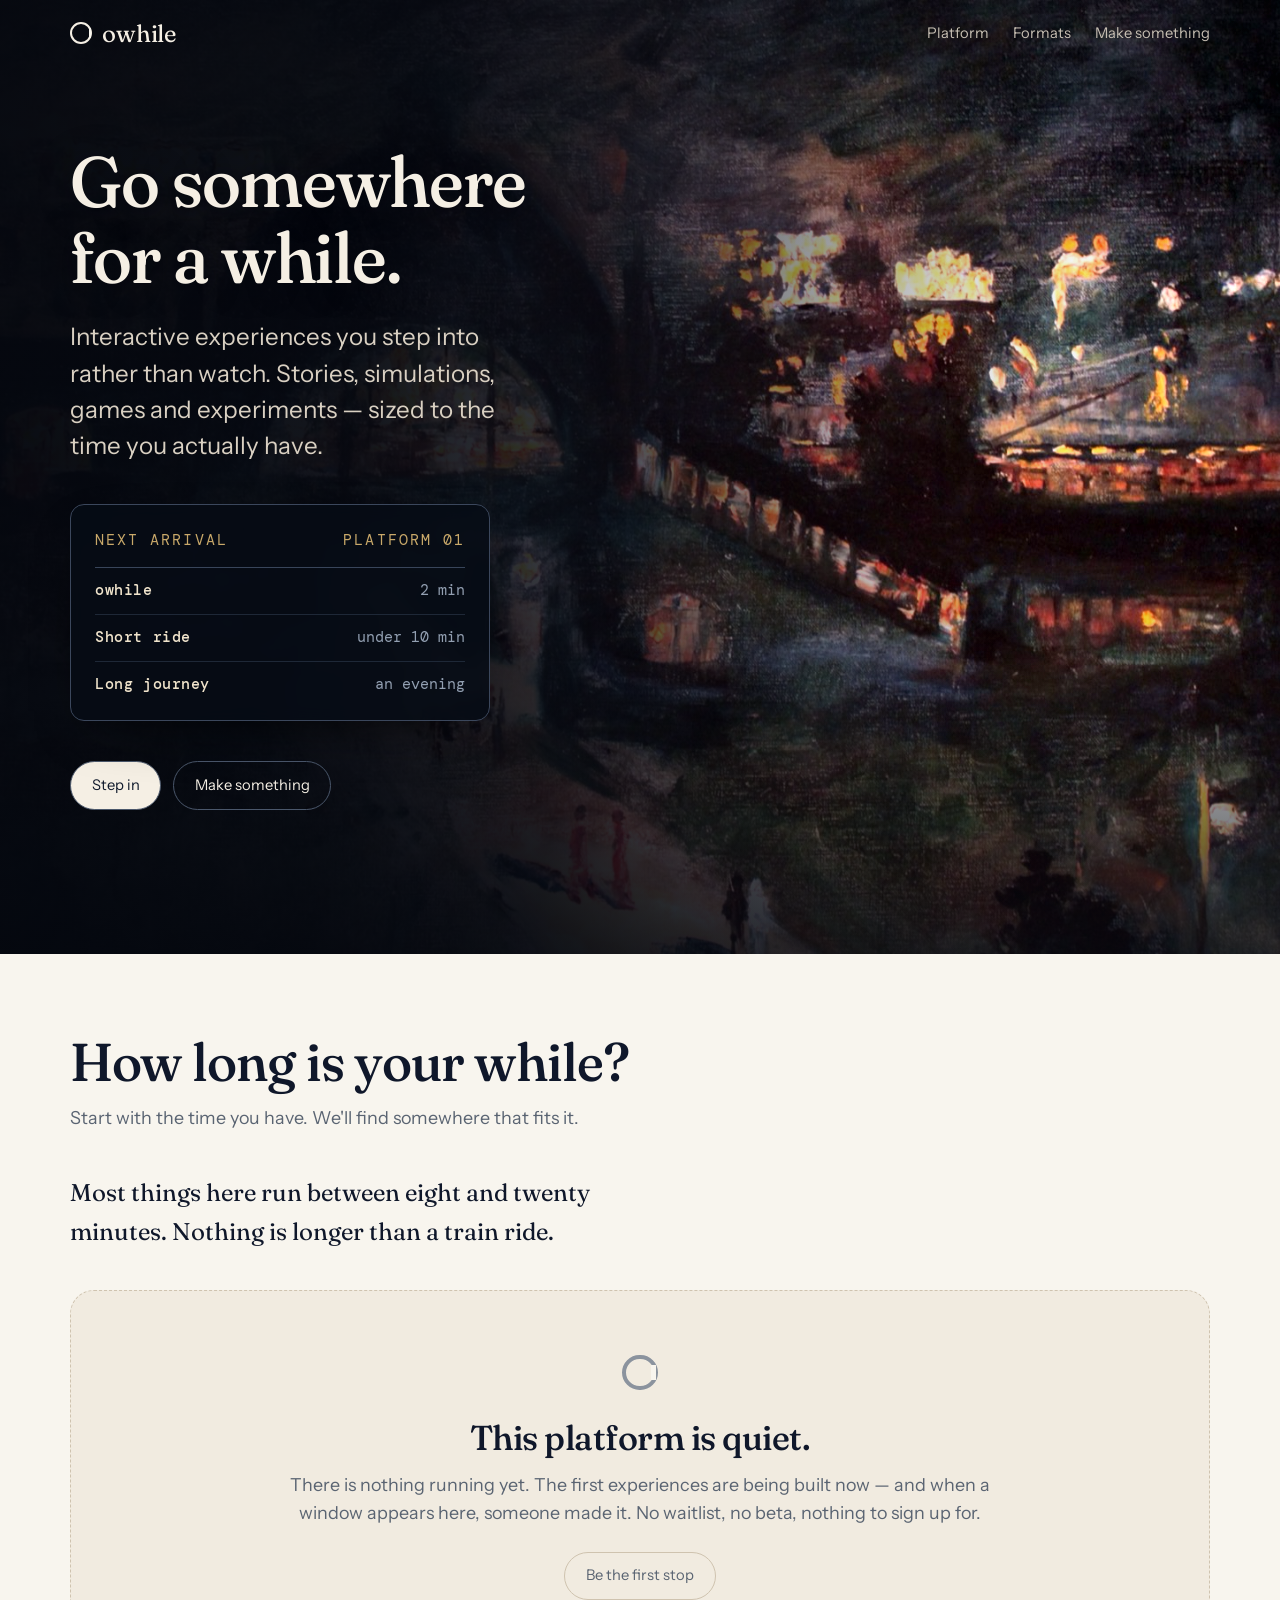
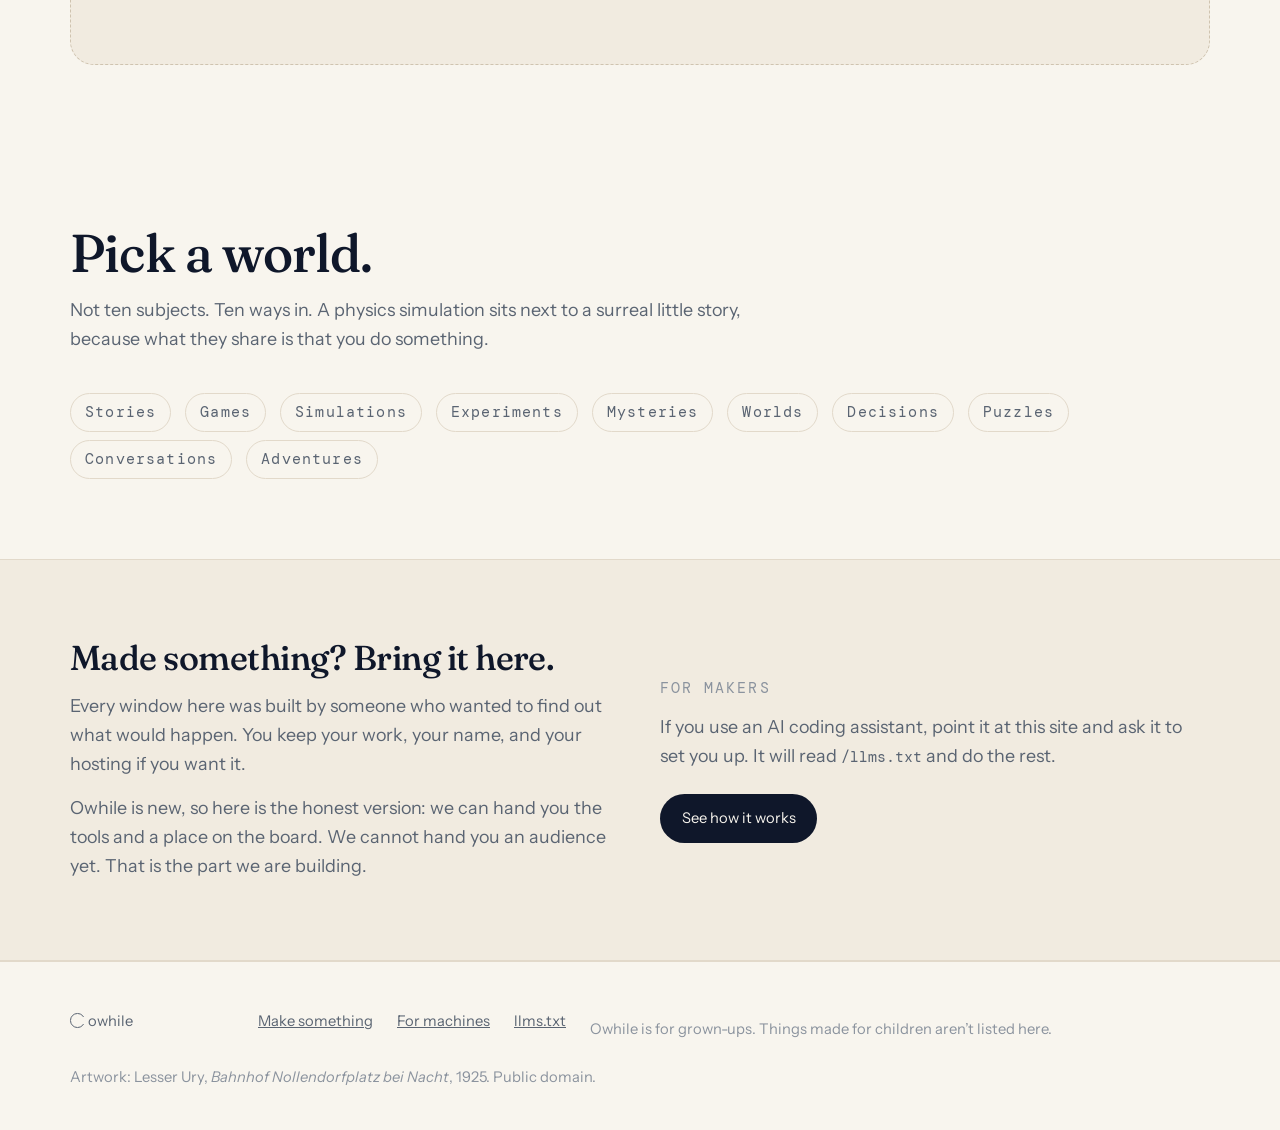
<file: index.html>
<!doctype html>
<html lang="en">
<head>
<meta charset="utf-8">
<meta name="viewport" content="width=device-width, initial-scale=1">
<title>owhile — go somewhere for a while</title>
<meta name="description" content="Interactive experiences you step into rather than watch. Stories, simulations, games and experiments, sized to the time you actually have.">
<link rel="preconnect" href="https://fonts.googleapis.com">
<link rel="preconnect" href="https://fonts.gstatic.com" crossorigin>
<link href="https://fonts.googleapis.com/css2?family=Fraunces:opsz,wght@9..144,300..600&family=Instrument+Sans:wght@400;500;600&family=DM+Mono:wght@400;500&display=swap" rel="stylesheet">
<link rel="stylesheet" href="/assets/css/owhile.css">
<link rel="alternate" type="text/markdown" href="/llms.txt" title="Plain-text summary for language models">
<script type="application/ld+json">
{
  "@context": "https://schema.org",
  "@type": "WebSite",
  "name": "owhile",
  "url": "https://owhile.vercel.app",
  "description": "A platform for interactive experiences — stories, simulations, games and experiments you step into rather than watch.",
  "publisher": { "@type": "Organization", "name": "owhile" }
}
</script>
</head>
<body>

<a class="sr-only" href="#main">Skip to content</a>

<header class="site-head site-head--over">
  <div class="wrap">
    <a class="wordmark" href="/"><span class="o" aria-hidden="true"></span>owhile</a>
    <nav class="site-nav" aria-label="Main">
      <a href="#platform">Platform</a>
      <a href="#formats">Formats</a>
      <a href="/creators/">Make something</a>
    </nav>
  </div>
</header>

<main id="main">

  <!-- The station. §4 — a quiet station at dusk; something approaches before it arrives. -->
  <section class="station" aria-labelledby="hero-title">
    <div class="station__art" aria-hidden="true"></div>

    <div class="wrap station__inner">
      <h1 class="hero-title" id="hero-title">Go somewhere<br>for a while.</h1>
      <p class="hero-sub">
        Interactive experiences you step into rather than watch. Stories, simulations,
        games and experiments — sized to the time you actually have.
      </p>

      <!-- §18: real signage carrying real navigation, not decoration. -->
      <div class="board" role="group" aria-label="Next arrivals">
        <div class="board__head">
          <span class="signage">Next arrival</span>
          <span class="signage">Platform 01</span>
        </div>
        <div class="board__row"><b>owhile</b> <span>2 min</span></div>
        <div class="board__row"><b>Short ride</b> <span>under 10 min</span></div>
        <div class="board__row"><b>Long journey</b> <span>an evening</span></div>
      </div>

      <p class="hero-actions">
        <a class="btn btn--solid" href="#platform">Step in</a>
        <a class="btn" href="/creators/">Make something</a>
      </p>
    </div>
  </section>

  <!-- §13: time as a product primitive. -->
  <section id="platform" aria-labelledby="while-title">
    <div class="wrap">
      <div class="section-head">
        <h2 id="while-title">How long is your while?</h2>
        <p>Start with the time you have. We'll find somewhere that fits it.</p>
      </div>

      <!-- SHIP GATE: the picker turns on at ~12 experiences across 3 duration bands.
           Below that it returns the same set at every setting, which teaches the visitor
           the catalogue is empty in a single click. Until then the question stands alone —
           it is the brand asset; the filter is only a feature. -->
      <p style="font-family:var(--font-display);font-size:var(--step-1);max-width:34ch">
        Most things here run between eight and twenty minutes. Nothing is longer
        than a train ride.
      </p>

      <!-- §26. There is no catalogue yet. The honest thing, in voice. -->
      <div class="platform-quiet" id="results" style="margin-top:2.5rem">
        <span class="o" aria-hidden="true"></span>
        <h3>This platform is quiet.</h3>
        <p>
          There is nothing running yet. The first experiences are being built now —
          and when a window appears here, someone made it. No waitlist, no beta,
          nothing to sign up for.
        </p>
        <p style="margin-top:1.5rem">
          <a class="btn" href="/creators/">Be the first stop</a>
        </p>
      </div>
    </div>
  </section>

  <!-- §16: formats, not subjects. -->
  <section id="formats" aria-labelledby="formats-title">
    <div class="wrap">
      <div class="section-head">
        <h2 id="formats-title">Pick a world.</h2>
        <p>
          Not ten subjects. Ten ways in. A physics simulation sits next to a surreal
          little story, because what they share is that you do something.
        </p>
      </div>
      <div class="formats">
        <span class="format">Stories</span>
        <span class="format">Games</span>
        <span class="format">Simulations</span>
        <span class="format">Experiments</span>
        <span class="format">Mysteries</span>
        <span class="format">Worlds</span>
        <span class="format">Decisions</span>
        <span class="format">Puzzles</span>
        <span class="format">Conversations</span>
        <span class="format">Adventures</span>
      </div>
    </div>
  </section>

  <!-- §17: makers of experiences. The pathway, not a SaaS panel. -->
  <section class="invitation" aria-labelledby="make-title">
    <div class="wrap">
      <div>
        <h2 id="make-title" style="font-size:var(--step-2)">Made something? Bring it here.</h2>
        <p style="margin-top:1rem;color:var(--fg-muted)">
          Every window here was built by someone who wanted to find out what would happen.
          You keep your work, your name, and your hosting if you want it.
        </p>
        <p style="margin-top:1rem;color:var(--fg-muted)">
          Owhile is new, so here is the honest version: we can hand you the tools and a
          place on the board. We cannot hand you an audience yet. That is the part we
          are building.
        </p>
      </div>
      <div>
        <p class="signage">For makers</p>
        <p style="margin-top:.75rem;color:var(--fg-muted)">
          If you use an AI coding assistant, point it at this site and ask it to set you up.
          It will read <code style="font-family:var(--font-signage);font-size:.85em">/llms.txt</code>
          and do the rest.
        </p>
        <p style="margin-top:1.5rem"><a class="btn btn--solid" href="/creators/">See how it works</a></p>
      </div>
    </div>
  </section>

</main>

<footer class="site-foot">
  <div class="wrap">
    <span><span class="o" aria-hidden="true"></span> owhile</span>
    <nav aria-label="Footer">
      <a href="/creators/">Make something</a>
      <a href="/llms.txt">For machines</a>
      <a href="/llms.txt">llms.txt</a>
    </nav>
    <p style="flex-basis:100%;margin-top:1rem;color:var(--fg-faint)">
      Owhile is for grown-ups. Things made for children aren&rsquo;t listed here.
    </p>
    <p style="flex-basis:100%;color:var(--fg-faint)">
      Artwork: Lesser Ury, <i>Bahnhof Nollendorfplatz bei Nacht</i>, 1925. Public domain.
    </p>
  </div>
</footer>

<script src="/assets/js/owhile.js" defer></script>
</body>
</html>
</file>
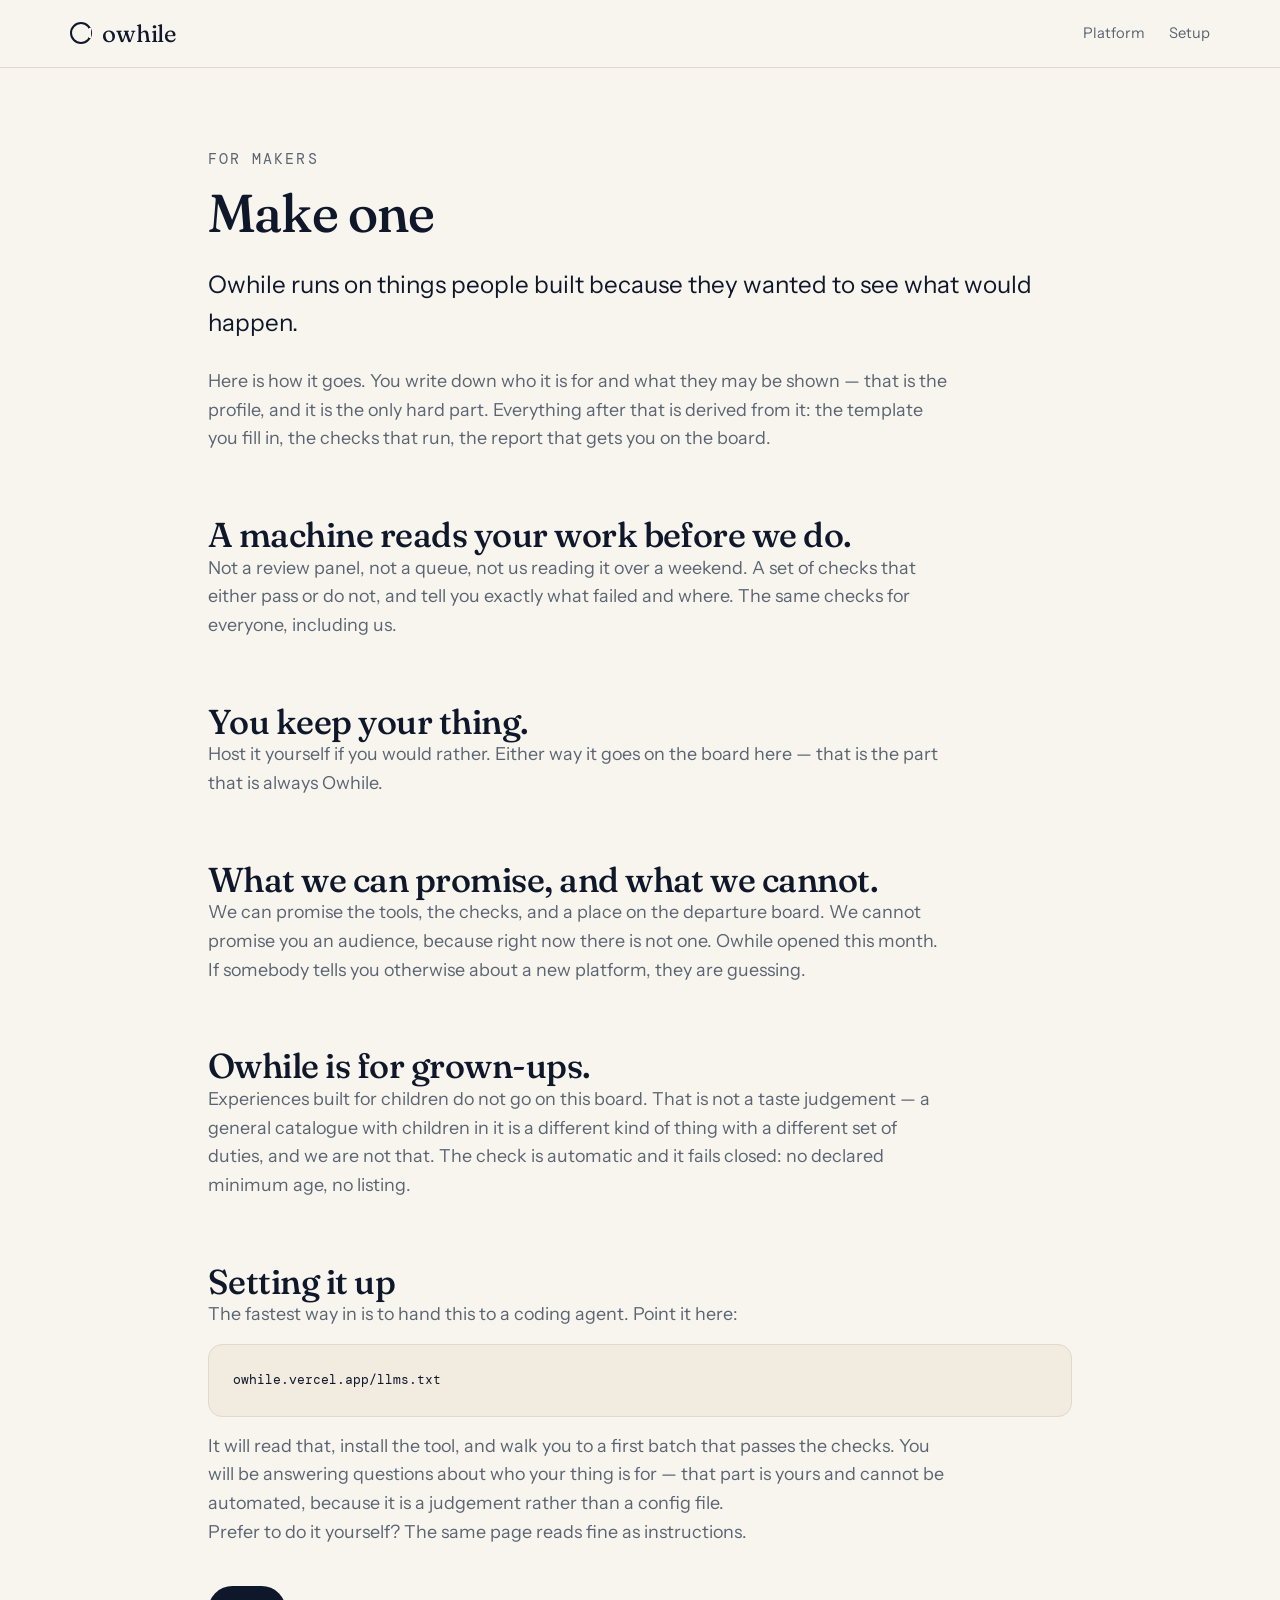
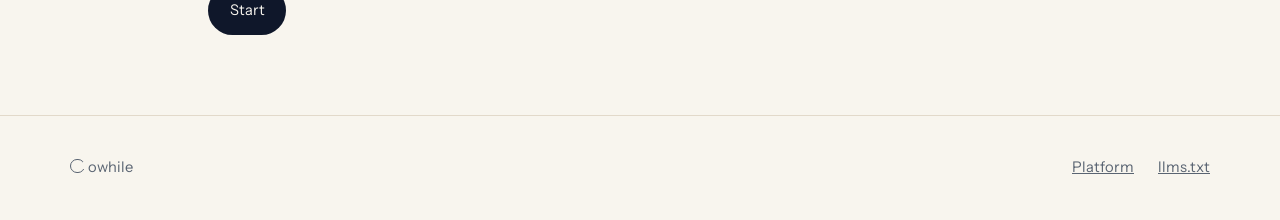
<file: creators/index.html>
<!doctype html>
<html lang="en">
<head>
<meta charset="utf-8">
<meta name="viewport" content="width=device-width, initial-scale=1">
<title>Make one — owhile</title>
<meta name="description" content="Owhile runs on things people built because they wanted to see what would happen. Here is what building one involves.">
<link rel="preconnect" href="https://fonts.googleapis.com">
<link rel="preconnect" href="https://fonts.gstatic.com" crossorigin>
<link href="https://fonts.googleapis.com/css2?family=Fraunces:opsz,wght@9..144,300..600&family=Instrument+Sans:wght@400;500;600&family=DM+Mono:wght@400;500&display=swap" rel="stylesheet">
<link rel="stylesheet" href="/assets/css/owhile.css">
<link rel="alternate" type="text/markdown" href="/llms.txt" title="Agent instructions">
<link rel="describedby" href="/llms.txt">
</head>
<body>
<a class="sr-only" href="#main">Skip to content</a>

<header class="site-head">
  <div class="wrap">
    <a class="wordmark" href="/"><span class="o" aria-hidden="true"></span>owhile</a>
    <nav class="site-nav" aria-label="Main">
      <a href="/">Platform</a>
      <a href="/llms.txt">Setup</a>
    </nav>
  </div>
</header>

<main id="main">
  <section>
    <div class="wrap doc">
      <p class="signage">For makers</p>
      <h1 style="font-size:var(--step-3);margin-top:var(--s-2)">Make one</h1>

      <p style="margin-top:var(--s-3);font-size:var(--step-1);color:var(--fg)">
        Owhile runs on things people built because they wanted to see what would happen.
      </p>

      <p style="margin-top:var(--s-3)">
        Here is how it goes. You write down who it is for and what they may be shown —
        that is the profile, and it is the only hard part. Everything after that is
        derived from it: the template you fill in, the checks that run, the report that
        gets you on the board.
      </p>

      <h2>A machine reads your work before we do.</h2>
      <p>
        Not a review panel, not a queue, not us reading it over a weekend. A set of
        checks that either pass or do not, and tell you exactly what failed and where.
        The same checks for everyone, including us.
      </p>

      <h2>You keep your thing.</h2>
      <p>
        Host it yourself if you would rather. Either way it goes on the board here —
        that is the part that is always Owhile.
      </p>

      <h2>What we can promise, and what we cannot.</h2>
      <p>
        We can promise the tools, the checks, and a place on the departure board. We
        cannot promise you an audience, because right now there is not one. Owhile
        opened this month. If somebody tells you otherwise about a new platform, they
        are guessing.
      </p>

      <h2>Owhile is for grown-ups.</h2>
      <p>
        Experiences built for children do not go on this board. That is not a taste
        judgement — a general catalogue with children in it is a different kind of thing
        with a different set of duties, and we are not that. The check is automatic and
        it fails closed: no declared minimum age, no listing.
      </p>

      <h2>Setting it up</h2>
      <p>The fastest way in is to hand this to a coding agent. Point it here:</p>

      <pre><code>owhile.vercel.app/llms.txt</code></pre>

      <p>
        It will read that, install the tool, and walk you to
        a first batch that passes the checks. You will be answering questions about who
        your thing is for — that part is yours and cannot be automated, because it is a
        judgement rather than a config file.
      </p>

      <p>
        Prefer to do it yourself? The same page reads fine as instructions.
      </p>

      <p style="margin-top:var(--s-4)">
        <a class="btn btn--solid" href="/llms.txt">Start</a>
      </p>
    </div>
  </section>
</main>

<footer class="site-foot">
  <div class="wrap">
    <span><span class="o" aria-hidden="true"></span> owhile</span>
    <nav aria-label="Footer">
      <a href="/">Platform</a>
      <a href="/llms.txt">llms.txt</a>
    </nav>
  </div>
</footer>
</body>
</html>
</file>
<file: assets/css/owhile.css>
/* ==========================================================================
   owhile — design system
   Built from knowledge/brand/owhile-design.md
   Governing rule (§27): the metaphor informs interaction and disappears when
   it gets in the way. This is not a website pretending to be a train station.
   ========================================================================== */

/* --- 1. Tokens ---------------------------------------------------------- */

:root {
  /* Shell palette. §9: restrained — "the content universe supplies the colour". */
  --midnight: #0F172A;
  --ink:      #1F2937;
  --cloud:    #F8F5EE;   /* warm off-white */
  --sand:     #EADFCF;   /* muted ticket tone */

  /* Content accents. §9 — for windows and worlds ONLY, never shell chrome.
     "Calm outside. Anything inside." */
  --sunset: #FF9F66;
  --mint:   #7EC8A9;
  --sky:    #5B9BD5;
  --lilac:  #A78BFA;

  /* Semantic surface tokens — light. Every colour is defined HERE first, so
     nothing depends on a media query having matched. */
  --bg:            var(--cloud);
  --bg-raised:     #FFFFFF;
  --bg-sunken:     #F1EBE0;
  --fg:            var(--midnight);
  --fg-muted:      #5A6472;
  --fg-faint:      #8B939E;
  --rule:          #E2D9CA;
  --rule-strong:   #CFC3AF;
  --accent:        #8A6A3B;   /* muted gold, for ticket + signage detail */
  --focus:         #3B6EA5;

  /* Type. §8: editorial sophistication + friendliness + curiosity.
     Explicitly NOT corporate grotesk, not futuristic, not rounded-childish,
     not academic serif. Fraunces carries a distinctive lowercase; Instrument
     Sans stays extremely readable; DM Mono is the signage/ticket voice. */
  --font-display: "Fraunces", Georgia, "Times New Roman", serif;
  --font-body:    "Instrument Sans", system-ui, -apple-system, sans-serif;
  --font-signage: "DM Mono", ui-monospace, SFMono-Regular, Menlo, monospace;

  --step--1: clamp(0.83rem, 0.80rem + 0.15vw, 0.92rem);
  --step-0:  clamp(1rem, 0.96rem + 0.20vw, 1.12rem);
  --step-1:  clamp(1.25rem, 1.15rem + 0.45vw, 1.55rem);
  --step-2:  clamp(1.60rem, 1.40rem + 0.95vw, 2.30rem);
  --step-3:  clamp(2.10rem, 1.65rem + 2.10vw, 3.60rem);
  --step-4:  clamp(2.60rem, 1.90rem + 3.20vw, 4.80rem);

  /* Space */
  --s-1: 0.5rem;  --s-2: 0.875rem; --s-3: 1.5rem;
  --s-4: 2.5rem;  --s-5: 4rem;     --s-6: 5rem;

  --radius:    14px;
  --radius-lg: 24px;

  /* Motion. §10: unhurried, physical (weight), directional, anticipatory.
     Long durations and a gentle overshoot-free ease read as mass, not snap. */
  --ease-physical: cubic-bezier(0.22, 0.61, 0.36, 1);
  --dur-quick: 320ms;
  --dur-calm:  680ms;
  --dur-slow:  1400ms;
  --dur-approach: 2600ms;
}

/* Dark. §9: "particularly natural, because the metaphor is travel at
   dusk/night" — near-black ground, warm white type, muted gold accents.
   Guarded so an explicit light choice still wins over a dark OS. */
@media (prefers-color-scheme: dark) {
  :root:not([data-theme="light"]) {
    --bg:          var(--midnight);
    --bg-raised:   #16202F;
    --bg-sunken:   #0A1119;
    --fg:          #F5EFE4;    /* warm white, never pure #fff */
    --fg-muted:    #A8B0BC;
    --fg-faint:    #6E7684;
    --rule:        #26303F;
    --rule-strong: #3A4658;
    --accent:      #D9B87C;    /* muted gold */
    --focus:       #8FB8E8;
  }
}
:root[data-theme="dark"] {
  --bg:          var(--midnight);
  --bg-raised:   #16202F;
  --bg-sunken:   #0A1119;
  --fg:          #F5EFE4;
  --fg-muted:    #A8B0BC;
  --fg-faint:    #6E7684;
  --rule:        #26303F;
  --rule-strong: #3A4658;
  --accent:      #D9B87C;
  --focus:       #8FB8E8;
}

/* --- 2. Base ------------------------------------------------------------ */

*, *::before, *::after { box-sizing: border-box; }

html { -webkit-text-size-adjust: 100%; scroll-behavior: smooth; overflow-x: hidden; }
img, svg { max-inline-size: 100%; }

body {
  margin: 0;
  background: var(--bg);          /* explicit — never inherit the host ground */
  color: var(--fg);
  font-family: var(--font-body);
  font-size: var(--step-0);
  line-height: 1.6;
  -webkit-font-smoothing: antialiased;
  transition: background var(--dur-calm) var(--ease-physical);
}

h1, h2, h3 {
  font-family: var(--font-display);
  font-weight: 500;
  line-height: 1.06;
  letter-spacing: -0.015em;
  text-wrap: balance;
  margin: 0;
  font-variation-settings: "SOFT" 30, "WONK" 1;   /* Fraunces: warm, not stiff */
}

p { margin: 0; max-width: 62ch; }
a { color: inherit; }

:focus-visible {
  outline: 2px solid var(--focus);
  outline-offset: 3px;
  border-radius: 4px;
}

.wrap { width: min(100% - 2.5rem, 1140px); margin-inline: auto; }
.stack > * + * { margin-top: var(--flow, var(--s-3)); }

.sr-only {
  position: absolute; width: 1px; height: 1px; padding: 0; margin: -1px;
  overflow: hidden; clip: rect(0 0 0 0); white-space: nowrap; border: 0;
}

/* Signage voice — §18. Used sparingly, as the design system insists. */
.signage {
  font-family: var(--font-signage);
  font-size: var(--step--1);
  letter-spacing: 0.14em;
  text-transform: uppercase;
  color: var(--fg-faint);
}

/* --- 3. The O ----------------------------------------------------------- */
/* §6: window, portal, destination, loop. One shape, many jobs. */

.o {
  display: inline-block;
  inline-size: 1em; block-size: 1em;
  border: 0.115em solid currentColor;
  border-radius: 50%;
  position: relative;
  vertical-align: -0.09em;
}
/* The nick that makes it a window frame rather than a ring — the detail that
   lets the O be recognised without the wordmark (§7). */
.o::after {
  content: "";
  position: absolute;
  inset-block: 22%; right: -0.055em;
  inline-size: 0.115em;
  background: var(--bg);
}

.wordmark {
  display: inline-flex; align-items: center; gap: 0.42em;
  font-family: var(--font-display);
  font-size: var(--step-1);
  font-variation-settings: "SOFT" 40, "WONK" 1;
  letter-spacing: -0.01em;
  text-decoration: none;
  color: var(--fg);
}
.wordmark .o { font-size: 0.92em; }

/* --- 4. Header ---------------------------------------------------------- */

.site-head {
  position: sticky; top: 0; z-index: 40;
  background: color-mix(in oklab, var(--bg) 88%, transparent);
  backdrop-filter: blur(10px);
  border-block-end: 1px solid var(--rule);
}
.site-head .wrap {
  display: flex; align-items: center; gap: var(--s-2) var(--s-3);
  flex-wrap: wrap;                      /* the row itself must wrap, not just the nav */
  padding-block: var(--s-2);
}
.site-nav { margin-inline-start: auto; display: flex; flex-wrap: wrap; gap: var(--s-2) var(--s-3); align-items: center; }
.site-nav a {
  text-decoration: none; color: var(--fg-muted);
  font-size: var(--step--1);
  transition: color var(--dur-quick) var(--ease-physical);
}
.site-nav a:hover { color: var(--fg); }

/* On the home page the header sits OVER the station. A light bar butted against
   a dark scene read as a seam. */
.site-head--over {
  position: absolute; inset-inline: 0; top: 0;
  background: transparent; backdrop-filter: none; border: 0;
}
.site-head--over .wordmark { color: #F5EFE4; }
.site-head--over .site-nav a { color: #C6BEB2; }
.site-head--over .site-nav a:hover { color: #FFFFFF; }

/* --- 5. The station ----------------------------------------------------- */
/* §4. A quiet station at dusk, with a train waiting and its windows lit.
   The scene is real drawn art (assets/station.svg). The first attempt used
   three positioned divs for "depth" and rendered as a dark box with text on
   it — no platform, no canopy, no train. Always dark regardless of theme:
   it is a scene, not a surface, the same way a photograph does not invert. */

.station {
  position: relative;
  min-block-size: min(94vh, 820px);
  display: grid; align-items: center;
  overflow: hidden;
  background: #0B1220;
  color: #F5EFE4;
  isolation: isolate;
}

/* The source is an in-gallery photograph of an oil painting: green-cast and
   flat. Graded on its own layer so the type above is untouched. */
.station__art {
  position: absolute; inset: 0; z-index: 0;
  background: url("/assets/img/station.jpg") center 38% / cover no-repeat;
  filter: saturate(1.12) contrast(1.1) brightness(1.06) hue-rotate(-8deg);
}

/* Legibility scrim behind the copy only. The right half stays clear so the
   train and its lit windows are unobstructed — §5, they are the whole image. */
.station::before {
  content: "";
  position: absolute; inset: 0; z-index: 1;
  background:
    linear-gradient(96deg, #04070Efa 0%, #04070Eef 30%, #04070Ec9 46%, #04070E70 60%, #04070E12 76%, transparent 88%),
    linear-gradient(#05080F55 0%, transparent 26%, transparent 62%, #05080Fcc 100%);
}

.station__inner {
  position: relative; z-index: 2;
  padding-block: var(--s-5);
}
/* The scrim is darkest at the left, so the type lives there and the painting's
   lit station stays visible on the right. Cap the children, not the wrap —
   capping the wrap re-centres it into the brightest part of the image. */
.station__inner > * { max-inline-size: 30rem; }

.hero-title {
  font-size: var(--step-4);
  font-variation-settings: "SOFT" 50, "WONK" 1;
  max-inline-size: 12ch;
  text-shadow: 0 2px 30px #05080Faa;
}
.hero-sub {
  color: #D9D0C2; max-inline-size: 29ch;
  margin-top: var(--s-3); font-size: var(--step-1); line-height: 1.5;
}

/* The departure board (§4, §18): real signage carrying real navigation. */
.board {
  margin-top: var(--s-4);
  border: 1px solid #3B475C; border-radius: var(--radius);
  background: #070C16D9; backdrop-filter: blur(8px);
  padding: var(--s-3); max-inline-size: min(420px, 100%);
  box-shadow: 0 20px 60px -30px #000;
}
.board__head {
  display: flex; justify-content: space-between; align-items: baseline;
  border-block-end: 1px solid #38455A; padding-block-end: var(--s-2);
}
.board__head .signage { color: #C9A96A; }
.board__row {
  display: grid; grid-template-columns: 1fr auto; gap: var(--s-2);
  padding-block: .7rem; border-block-end: 1px solid #1E2837;
  font-family: var(--font-signage); font-size: var(--step--1);
}
.board__row:last-child { border: 0; padding-block-end: 0; }
.board__row b { font-weight: 500; color: #F0E4CC; letter-spacing: .04em; }
.board__row span { color: #93A0B2; }

.hero-actions { margin-top: var(--s-4); display: flex; gap: .75rem; flex-wrap: wrap; }

/* A tall narrow box would squash a 1440x800 scene. Crop toward the train
   instead of distorting it, and let the scrim cover more of the frame. */
@media (max-width: 720px) {
  .wordmark { font-size: var(--step-0); }
  .site-nav { gap: var(--s-2); font-size: var(--step--1); }
  .site-nav a[href="#formats"] { display: none; }   /* three items do not fit; two do */
  .board__row { font-size: 0.78rem; }
  .board__head .signage { font-size: 0.7rem; letter-spacing: .1em; }

  .station {
    min-block-size: min(88vh, 640px);
    background: url("/assets/img/station.jpg") 58% center / cover no-repeat, #0B1220;
  }
  .station::before {
    background: linear-gradient(180deg, #060A12E8 0%, #060A129E 44%, #060A12DD 100%);
  }
  .station__inner > * { max-inline-size: 100%; }
  .hero-sub { max-inline-size: 30ch; }
}

/* --- 6. Buttons --------------------------------------------------------- */

.btn {
  display: inline-flex; align-items: center; gap: 0.6em;
  padding: 0.78em 1.4em;
  border-radius: 999px;
  border: 1px solid var(--rule-strong);
  background: transparent; color: inherit;
  font: inherit; font-size: var(--step--1);
  text-decoration: none; cursor: pointer;
  transition: transform var(--dur-quick) var(--ease-physical),
              background var(--dur-quick) var(--ease-physical),
              border-color var(--dur-quick) var(--ease-physical);
}
.btn:hover { transform: translateX(3px); }        /* directional — §10 */
.btn--solid {
  background: var(--fg); color: var(--bg); border-color: transparent;
}
.station .btn { border-color: #4A576B; color: #F5EFE4; }
.station .btn--solid { background: #F5EFE4; color: #101A2C; }

/* --- 7. Sections -------------------------------------------------------- */

section { padding-block: var(--s-6); }
.section-head { margin-block-end: var(--s-4); }
.section-head h2 { font-size: var(--step-3); }
.section-head p { color: var(--fg-muted); margin-top: var(--s-2); }

/* --- 8. Time chooser ---------------------------------------------------- */
/* §13: time is a product primitive. "How long is your while?" */

.whiles { display: flex; flex-wrap: wrap; gap: var(--s-2); }
.while {
  padding: 0.7em 1.25em; border-radius: 999px;
  border: 1px solid var(--rule-strong); background: transparent;
  font: inherit; font-size: var(--step--1); color: var(--fg); cursor: pointer;
  transition: background var(--dur-quick) var(--ease-physical),
              color var(--dur-quick) var(--ease-physical),
              transform var(--dur-quick) var(--ease-physical);
}
.while:hover { transform: translateY(-2px); }
.while[aria-pressed="true"] { background: var(--fg); color: var(--bg); border-color: transparent; }

/* --- 9. Windows --------------------------------------------------------- */
/* §15: a card is a portal. The image dominates; metadata stays quiet. */

.windows {
  display: grid; gap: var(--s-3);
  grid-template-columns: repeat(auto-fill, minmax(248px, 1fr));
}
.window {
  border: 1px solid var(--rule); border-radius: var(--radius-lg);
  background: var(--bg-raised); overflow: hidden;
  text-decoration: none; color: inherit;
  display: flex; flex-direction: column;
  transition: transform var(--dur-calm) var(--ease-physical),
              border-color var(--dur-calm) var(--ease-physical);
}
.window:hover { transform: translateY(-4px); border-color: var(--rule-strong); }
.window__view {
  aspect-ratio: 4 / 3; position: relative;
  background: var(--world, linear-gradient(140deg, var(--sky), var(--lilac)));
}
.window__view::after {           /* the O, as the frame the world sits behind */
  content: ""; position: absolute; inset: 12%;
  border: 1px solid #FFFFFF2E; border-radius: 50%;
}
.window__meta { padding: var(--s-3); }
.window__meta h3 { font-size: var(--step-1); }
.window__meta .signage { margin-top: var(--s-1); display: block; }

/* --- 10. Empty state ---------------------------------------------------- */
/* §26: even empty states belong to the world. This one is load-bearing —
   there is no catalogue yet, and the honest thing is to say so in voice. */

.platform-quiet {
  border: 1px dashed var(--rule-strong); border-radius: var(--radius-lg);
  padding: var(--s-5) var(--s-4); text-align: center;
  background: var(--bg-sunken);
}
.platform-quiet .o { font-size: 2.2rem; color: var(--fg-faint); }
.platform-quiet h3 { font-size: var(--step-2); margin-top: var(--s-3); }
.platform-quiet p { margin-inline: auto; margin-top: var(--s-2); color: var(--fg-muted); }

/* --- 11. Formats -------------------------------------------------------- */
/* §16: formats, not subjects. */

.formats { display: flex; flex-wrap: wrap; gap: var(--s-1) var(--s-2); }
.format {
  font-family: var(--font-signage); font-size: var(--step--1);
  letter-spacing: 0.08em;
  padding: 0.45em 0.95em; border-radius: 999px;
  border: 1px solid var(--rule); color: var(--fg-muted);
}

/* --- 12. Creator invitation --------------------------------------------- */
/* §17: makers of experiences. Never a SaaS panel. */

.invitation {
  border-block: 1px solid var(--rule);
  background: var(--bg-sunken);
}
.invitation .wrap {
  display: grid; gap: var(--s-4);
  grid-template-columns: repeat(auto-fit, minmax(280px, 1fr));
  align-items: center;
}

/* --- 13. Footer --------------------------------------------------------- */

.site-foot {
  border-block-start: 1px solid var(--rule);
  padding-block: var(--s-4);
  color: var(--fg-muted); font-size: var(--step--1);
}
.site-foot .wrap { display: flex; flex-wrap: wrap; gap: var(--s-3); align-items: center; }
.site-foot nav { margin-inline-start: auto; display: flex; gap: var(--s-3); }
.site-foot a { color: var(--fg-muted); }

/* --- 14. Docs (creator pages) ------------------------------------------- */

.doc { max-inline-size: 72ch; }
.doc h2 { font-size: var(--step-2); margin-top: var(--s-5); }
.doc h3 { font-size: var(--step-1); margin-top: var(--s-4); font-family: var(--font-body); font-weight: 600; }
.doc p, .doc li { color: var(--fg-muted); }
.doc code {
  font-family: var(--font-signage); font-size: 0.88em;
  background: var(--bg-sunken); padding: 0.15em 0.4em; border-radius: 5px;
  color: var(--fg);
}
.doc pre {
  background: var(--bg-sunken); border: 1px solid var(--rule);
  border-radius: var(--radius); padding: var(--s-3);
  overflow-x: auto; font-size: var(--step--1);
}
.doc pre code { background: none; padding: 0; }

/* --- 15. Reduced motion ------------------------------------------------- */
/* §10 is built on motion, so honouring this properly matters: the scene must
   still READ as a station with everything held still. */

@media (prefers-reduced-motion: reduce) {
  *, *::before, *::after {
    animation-duration: 0.01ms !important;
    animation-iteration-count: 1 !important;
    transition-duration: 0.01ms !important;
    scroll-behavior: auto !important;
  }
}
</file>
